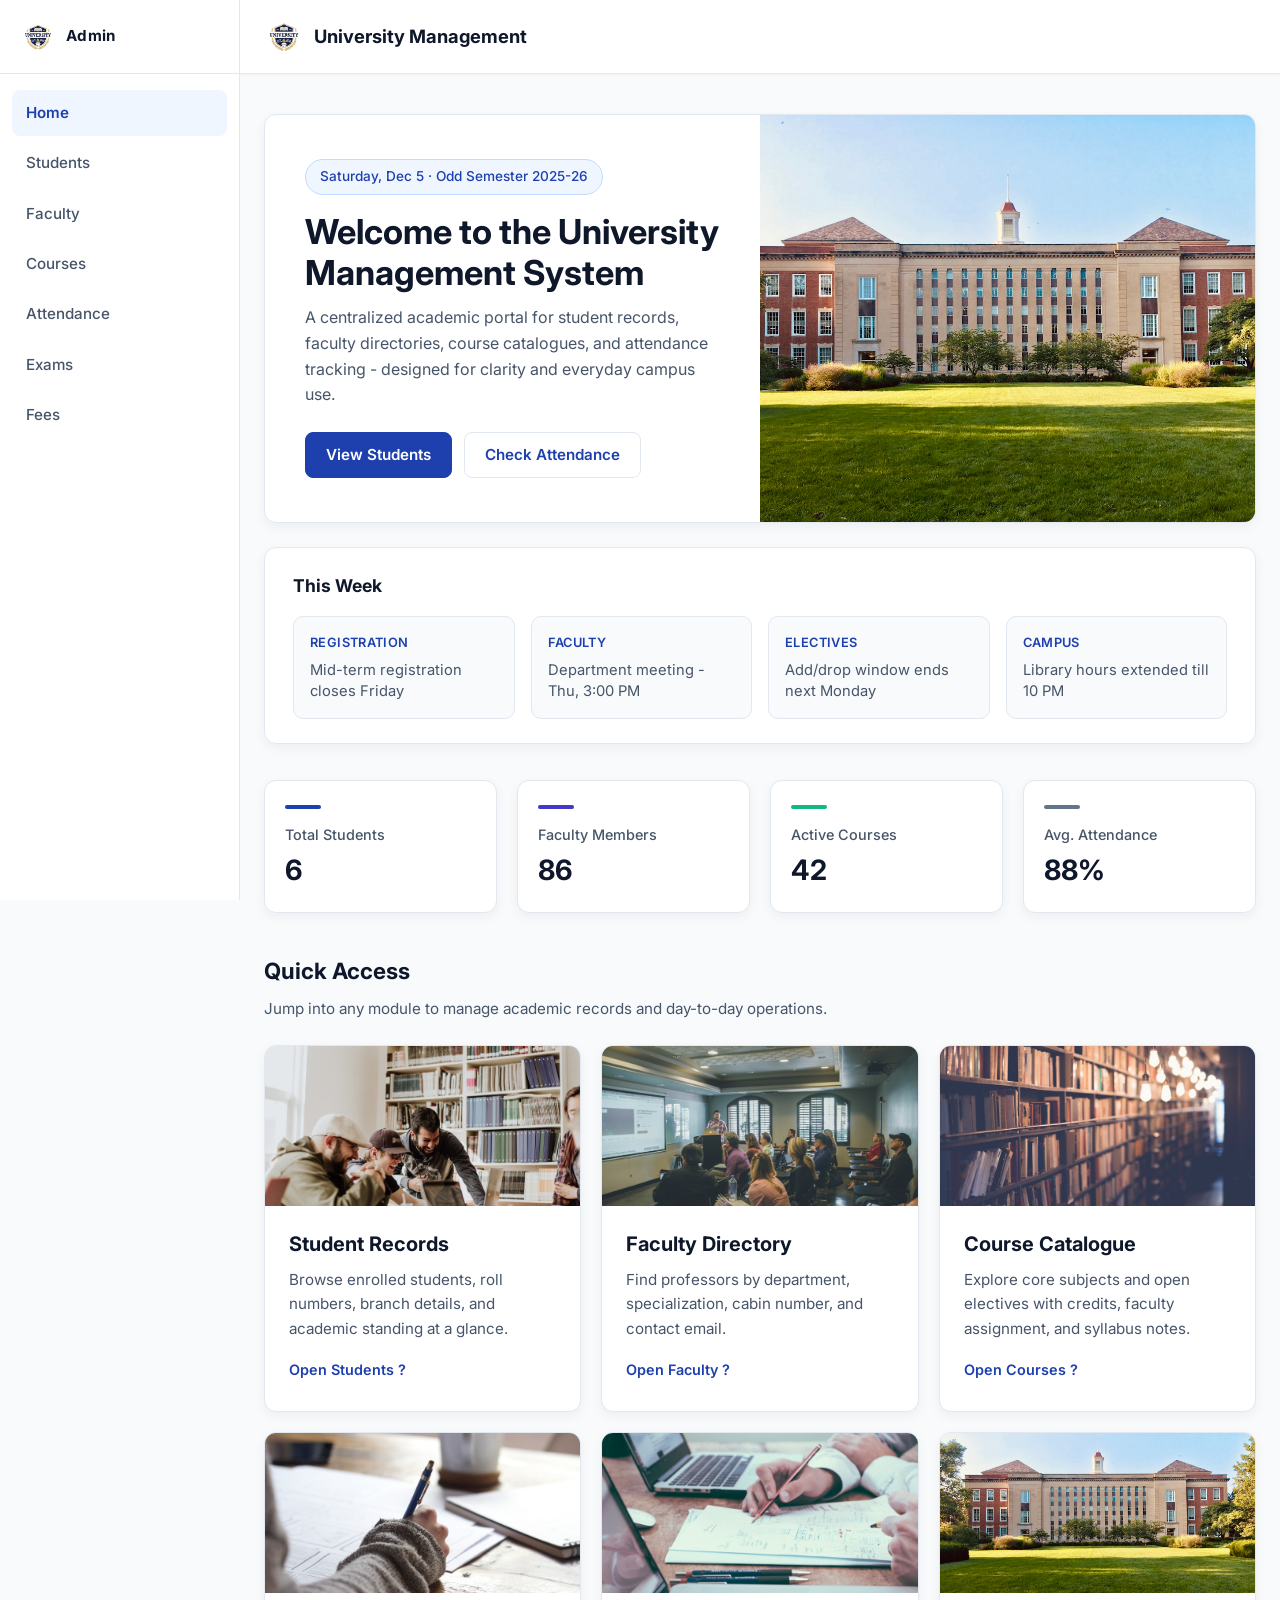
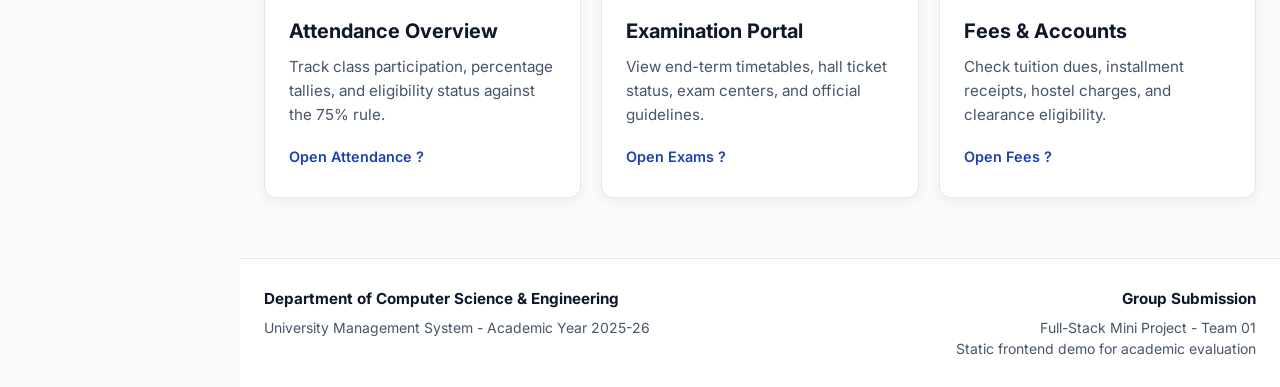
<file: index.html>
<!DOCTYPE html>
<html lang="en">
<head>
  <meta charset="UTF-8">
  <meta name="viewport" content="width=device-width, initial-scale=1.0">
  <title>Home | University Management System</title>
  <link rel="stylesheet" href="css/style.css">
</head>
<body>

  <input type="checkbox" id="sidebar-toggle" class="sidebar-toggle" aria-hidden="true">
  <label for="sidebar-toggle" class="sidebar-backdrop" aria-label="Close menu"></label>

  <div class="app-layout">
    <aside class="sidebar" aria-label="Sidebar navigation">
      <div class="sidebar-brand">
        <img src="images/logo.png" alt="">
        <span>Admin</span>
      </div>
      <nav class="sidebar-nav">
        <a href="index.html" class="active">Home</a>
        <a href="students.html">Students</a>
        <a href="faculty.html">Faculty</a>
        <a href="courses.html">Courses</a>
        <a href="attendance.html">Attendance</a>
        <a href="exams.html">Exams</a>
        <a href="fees.html">Fees</a>
      </nav>
    </aside>

    <div class="app-main">
      <header class="topbar">
        <label for="sidebar-toggle" class="menu-toggle" aria-label="Open menu">&#9776;</label>
        <a href="index.html" class="brand">
          <img src="images/logo.png" alt="University logo" class="brand-mark">
          <span>University Management</span>
        </a>
      </header>


  <main class="page-content">
    <div class="container">

      <section class="hero">
        <div class="hero-copy">
          <span class="hero-notice" id="heroNotice">Odd Semester 2025-26 · Week 6 in progress</span>
          <h1>Welcome to the University Management System</h1>
          <p>
            A centralized academic portal for student records, faculty directories,
            course catalogues, and attendance tracking - designed for clarity and
            everyday campus use.
          </p>
          <div class="hero-actions">
            <a href="students.html" class="btn btn-primary">View Students</a>
            <a href="attendance.html" class="btn btn-secondary">Check Attendance</a>
          </div>
        </div>
        <div class="hero-media">
          <img src="images/campus-hero.jpg" alt="University campus buildings on a sunny day">
        </div>
      </section>

      <section class="week-strip" aria-label="This week highlights">
        <h3>This Week</h3>
        <div class="week-grid">
          <article class="week-item">
            <p class="week-label">Registration</p>
            <p class="week-text">Mid-term registration closes Friday</p>
          </article>
          <article class="week-item">
            <p class="week-label">Faculty</p>
            <p class="week-text">Department meeting - Thu, 3:00 PM</p>
          </article>
          <article class="week-item">
            <p class="week-label">Electives</p>
            <p class="week-text">Add/drop window ends next Monday</p>
          </article>
          <article class="week-item">
            <p class="week-label">Campus</p>
            <p class="week-text">Library hours extended till 10 PM</p>
          </article>
        </div>
      </section>

      <section class="metrics" aria-label="Key statistics">
        <article class="metric-card">
          <span class="accent"></span>
          <p class="label">Total Students</p>
          <p class="value" id="totalStudentsCount">6</p>
        </article>
        <article class="metric-card">
          <span class="accent indigo"></span>
          <p class="label">Faculty Members</p>
          <p class="value">86</p>
        </article>
        <article class="metric-card">
          <span class="accent mint"></span>
          <p class="label">Active Courses</p>
          <p class="value">42</p>
        </article>
        <article class="metric-card">
          <span class="accent slate"></span>
          <p class="label">Avg. Attendance</p>
          <p class="value">88%</p>
        </article>
      </section>

      <section>
        <h2 class="section-title">Quick Access</h2>
        <p class="section-desc">Jump into any module to manage academic records and day-to-day operations.</p>

        <div class="feature-grid">
          <a href="students.html" class="feature-card">
            <div class="feature-image">
              <img src="images/feature-students.jpg" alt="Students collaborating on campus">
            </div>
            <div class="feature-body">
              <h3>Student Records</h3>
              <p>Browse enrolled students, roll numbers, branch details, and academic standing at a glance.</p>
              <span class="link">Open Students ?</span>
            </div>
          </a>
          <a href="faculty.html" class="feature-card">
            <div class="feature-image">
              <img src="images/feature-faculty.jpg" alt="Faculty teaching in a lecture hall">
            </div>
            <div class="feature-body">
              <h3>Faculty Directory</h3>
              <p>Find professors by department, specialization, cabin number, and contact email.</p>
              <span class="link">Open Faculty ?</span>
            </div>
          </a>
          <a href="courses.html" class="feature-card">
            <div class="feature-image">
              <img src="images/feature-courses.jpg" alt="Open books and study materials">
            </div>
            <div class="feature-body">
              <h3>Course Catalogue</h3>
              <p>Explore core subjects and open electives with credits, faculty assignment, and syllabus notes.</p>
              <span class="link">Open Courses ?</span>
            </div>
          </a>
          <a href="attendance.html" class="feature-card">
            <div class="feature-image">
              <img src="images/feature-attendance.jpg" alt="Student taking notes during a lecture">
            </div>
            <div class="feature-body">
              <h3>Attendance Overview</h3>
              <p>Track class participation, percentage tallies, and eligibility status against the 75% rule.</p>
              <span class="link">Open Attendance ?</span>
            </div>
          </a>
          <a href="exams.html" class="feature-card">
            <div class="feature-image">
              <img src="images/attendance-banner.jpg" alt="Student preparing for end-term examinations">
            </div>
            <div class="feature-body">
              <h3>Examination Portal</h3>
              <p>View end-term timetables, hall ticket status, exam centers, and official guidelines.</p>
              <span class="link">Open Exams ?</span>
            </div>
          </a>
          <a href="fees.html" class="feature-card">
            <div class="feature-image">
              <img src="images/campus-hero.jpg" alt="Campus accounts and fee services building">
            </div>
            <div class="feature-body">
              <h3>Fees &amp; Accounts</h3>
              <p>Check tuition dues, installment receipts, hostel charges, and clearance eligibility.</p>
              <span class="link">Open Fees ?</span>
            </div>
          </a>
        </div>
      </section>

    </div>
  </main>

  <footer class="footer">
    <div class="container">
      <div>
        <h4>Department of Computer Science &amp; Engineering</h4>
        <p>University Management System - Academic Year 2025-26</p>
      </div>
      <div class="footer-meta">
        <h4>Group Submission</h4>
        <p>Full-Stack Mini Project - Team 01</p>
        <p>Static frontend demo for academic evaluation</p>
      </div>
    </div>
  </footer>

    </div>
  </div>

  <script src="js/dashboard.js"></script>
</body>
</html>
</file>
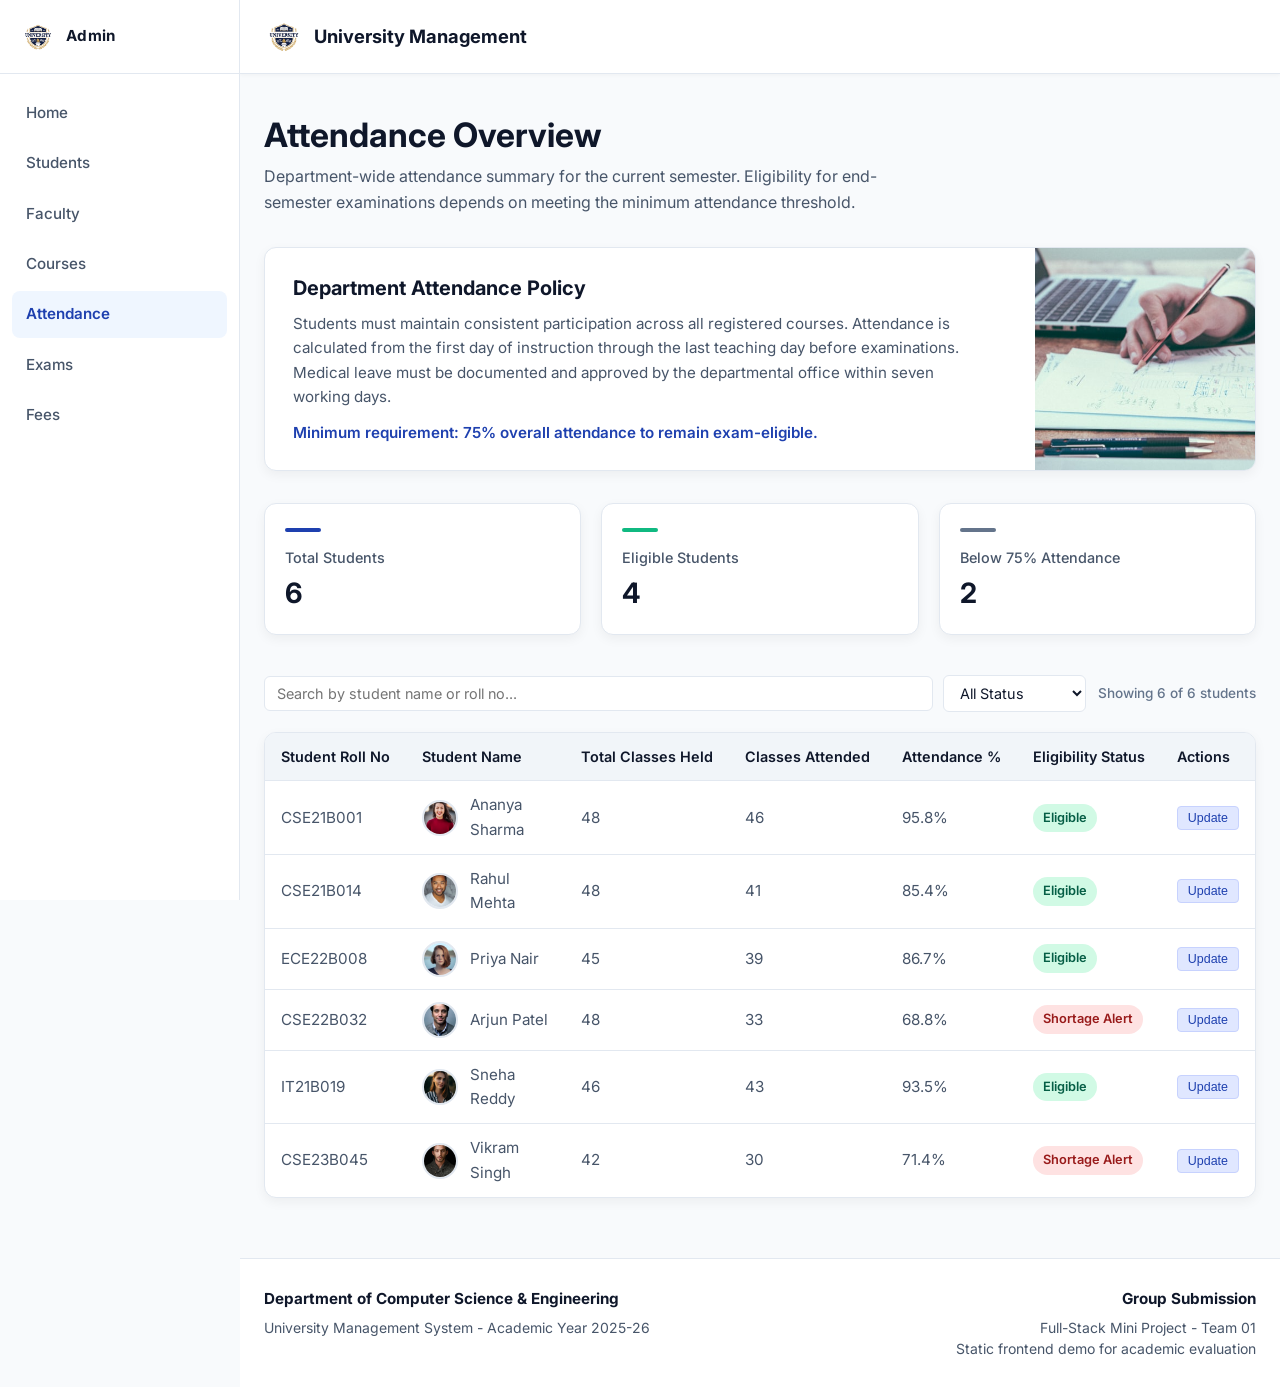
<file: attendance.html>
<!DOCTYPE html>
<html lang="en">
<head>
  <meta charset="UTF-8">
  <meta name="viewport" content="width=device-width, initial-scale=1.0">
  <title>Attendance | University Management System</title>
  <link rel="stylesheet" href="css/style.css">
</head>
<body>

  <input type="checkbox" id="sidebar-toggle" class="sidebar-toggle" aria-hidden="true">
  <label for="sidebar-toggle" class="sidebar-backdrop" aria-label="Close menu"></label>

  <div class="app-layout">
    <aside class="sidebar" aria-label="Sidebar navigation">
      <div class="sidebar-brand">
        <img src="images/logo.png" alt="">
        <span>Admin</span>
      </div>
      <nav class="sidebar-nav">
        <a href="index.html">Home</a>
        <a href="students.html">Students</a>
        <a href="faculty.html">Faculty</a>
        <a href="courses.html">Courses</a>
        <a href="attendance.html" class="active">Attendance</a>
        <a href="exams.html">Exams</a>
        <a href="fees.html">Fees</a>
      </nav>
    </aside>

    <div class="app-main">
      <header class="topbar">
        <label for="sidebar-toggle" class="menu-toggle" aria-label="Open menu">&#9776;</label>
        <a href="index.html" class="brand">
          <img src="images/logo.png" alt="University logo" class="brand-mark">
          <span>University Management</span>
        </a>
      </header>


  <main class="page-content">
    <div class="container">

      <header class="page-header">
        <h1>Attendance Overview</h1>
        <p class="subtitle">
          Department-wide attendance summary for the current semester. Eligibility for
          end-semester examinations depends on meeting the minimum attendance threshold.
        </p>
      </header>

      <section class="highlight-box with-image" aria-label="Attendance criteria">
        <div class="highlight-content">
          <h2>Department Attendance Policy</h2>
          <p>
            Students must maintain consistent participation across all registered courses.
            Attendance is calculated from the first day of instruction through the last
            teaching day before examinations. Medical leave must be documented and
            approved by the departmental office within seven working days.
          </p>
          <p class="rule">Minimum requirement: 75% overall attendance to remain exam-eligible.</p>
        </div>
        <div class="highlight-image">
          <img src="images/attendance-banner.jpg" alt="Student reviewing notes and academic records">
        </div>
      </section>

      <section class="metrics metrics-3" aria-label="Attendance statistics">
        <article class="metric-card">
          <span class="accent"></span>
          <p class="label">Total Students</p>
          <p class="value" id="totalStudentsStat">6</p>
        </article>
        <article class="metric-card">
          <span class="accent mint"></span>
          <p class="label">Eligible Students</p>
          <p class="value" id="eligibleStudentsStat">4</p>
        </article>
        <article class="metric-card">
          <span class="accent slate"></span>
          <p class="label">Below 75% Attendance</p>
          <p class="value" id="shortageStudentsStat">2</p>
        </article>
      </section>

      <div class="filter-bar">
        <div class="filter-group">
          <input type="text" id="attendanceSearch" placeholder="Search by student name or roll no...">
          <select id="attendanceStatusFilter">
            <option value="">All Status</option>
            <option value="eligible">Eligible</option>
            <option value="shortage">Shortage Alert</option>
          </select>
        </div>
        <div class="filter-actions">
          <span id="attendanceCountLabel" class="student-count-label">Showing 6 of 6 students</span>
        </div>
      </div>

      <div class="table-wrap">
        <table>
          <thead>
            <tr>
              <th scope="col">Student Roll No</th>
              <th scope="col">Student Name</th>
              <th scope="col">Total Classes Held</th>
              <th scope="col">Classes Attended</th>
              <th scope="col">Attendance %</th>
              <th scope="col">Eligibility Status</th>
              <th scope="col">Actions</th>
            </tr>
          </thead>
          <tbody>
            <tr>
              <td>CSE21B001</td>
              <td>
                <div class="person-cell">
                  <img class="person-thumb" src="images/student-1.jpg" alt="">
                  <span>Ananya Sharma</span>
                </div>
              </td>
              <td>48</td>
              <td>46</td>
              <td>95.8%</td>
              <td><span class="badge badge-green">Eligible</span></td>
              <td>
                <div class="action-buttons">
                  <button type="button" class="btn-edit" data-roll="CSE21B001" title="Update attendance">Update</button>
                </div>
              </td>
            </tr>
            <tr>
              <td>CSE21B014</td>
              <td>
                <div class="person-cell">
                  <img class="person-thumb" src="images/student-2.jpg" alt="">
                  <span>Rahul Mehta</span>
                </div>
              </td>
              <td>48</td>
              <td>41</td>
              <td>85.4%</td>
              <td><span class="badge badge-green">Eligible</span></td>
              <td>
                <div class="action-buttons">
                  <button type="button" class="btn-edit" data-roll="CSE21B014" title="Update attendance">Update</button>
                </div>
              </td>
            </tr>
            <tr>
              <td>ECE22B008</td>
              <td>
                <div class="person-cell">
                  <img class="person-thumb" src="images/student-3.jpg" alt="">
                  <span>Priya Nair</span>
                </div>
              </td>
              <td>45</td>
              <td>39</td>
              <td>86.7%</td>
              <td><span class="badge badge-green">Eligible</span></td>
              <td>
                <div class="action-buttons">
                  <button type="button" class="btn-edit" data-roll="ECE22B008" title="Update attendance">Update</button>
                </div>
              </td>
            </tr>
            <tr>
              <td>CSE22B032</td>
              <td>
                <div class="person-cell">
                  <img class="person-thumb" src="images/student-4.jpg" alt="">
                  <span>Arjun Patel</span>
                </div>
              </td>
              <td>48</td>
              <td>33</td>
              <td>68.8%</td>
              <td><span class="badge badge-red">Shortage Alert</span></td>
              <td>
                <div class="action-buttons">
                  <button type="button" class="btn-edit" data-roll="CSE22B032" title="Update attendance">Update</button>
                </div>
              </td>
            </tr>
            <tr>
              <td>IT21B019</td>
              <td>
                <div class="person-cell">
                  <img class="person-thumb" src="images/student-5.jpg" alt="">
                  <span>Sneha Reddy</span>
                </div>
              </td>
              <td>46</td>
              <td>43</td>
              <td>93.5%</td>
              <td><span class="badge badge-green">Eligible</span></td>
              <td>
                <div class="action-buttons">
                  <button type="button" class="btn-edit" data-roll="IT21B019" title="Update attendance">Update</button>
                </div>
              </td>
            </tr>
            <tr>
              <td>CSE23B045</td>
              <td>
                <div class="person-cell">
                  <img class="person-thumb" src="images/student-6.jpg" alt="">
                  <span>Vikram Singh</span>
                </div>
              </td>
              <td>42</td>
              <td>30</td>
              <td>71.4%</td>
              <td><span class="badge badge-red">Shortage Alert</span></td>
              <td>
                <div class="action-buttons">
                  <button type="button" class="btn-edit" data-roll="CSE23B045" title="Update attendance">Update</button>
                </div>
              </td>
            </tr>
          </tbody>
        </table>
      </div>

    </div>
  </main>

  <footer class="footer">
    <div class="container">
      <div>
        <h4>Department of Computer Science &amp; Engineering</h4>
        <p>University Management System - Academic Year 2025-26</p>
      </div>
      <div class="footer-meta">
        <h4>Group Submission</h4>
        <p>Full-Stack Mini Project - Team 01</p>
        <p>Static frontend demo for academic evaluation</p>
      </div>
    </div>
  </footer>

    </div>
  </div>

  <div id="attendanceModal" class="modal-overlay" aria-hidden="true">
    <div class="modal-card">
      <div class="modal-header">
        <h3>Update Attendance</h3>
        <button type="button" class="modal-close-btn" id="closeAttendanceModalBtn" aria-label="Close modal">&times;</button>
      </div>
      <form id="attendanceForm">
        <div class="modal-body">
          <div class="form-group">
            <label for="attendanceRoll">Roll Number</label>
            <input type="text" id="attendanceRoll" readonly>
          </div>
          <div class="form-group">
            <label for="attendanceName">Student Name</label>
            <input type="text" id="attendanceName" readonly>
          </div>
          <div class="form-group">
            <label for="classesHeld">Total Classes Held</label>
            <input type="number" id="classesHeld" min="1" step="1" required placeholder="e.g. 48">
          </div>
          <div class="form-group">
            <label for="classesAttended">Classes Attended</label>
            <input type="number" id="classesAttended" min="0" step="1" required placeholder="e.g. 40">
          </div>
        </div>
        <div class="modal-footer">
          <button type="button" class="btn btn-secondary" id="cancelAttendanceModalBtn">Cancel / Close</button>
          <button type="submit" class="btn btn-primary" id="saveAttendanceBtn">Save Changes</button>
        </div>
      </form>
    </div>
  </div>
  <script src="js/attendance.js"></script>
</body>
</html>
</file>
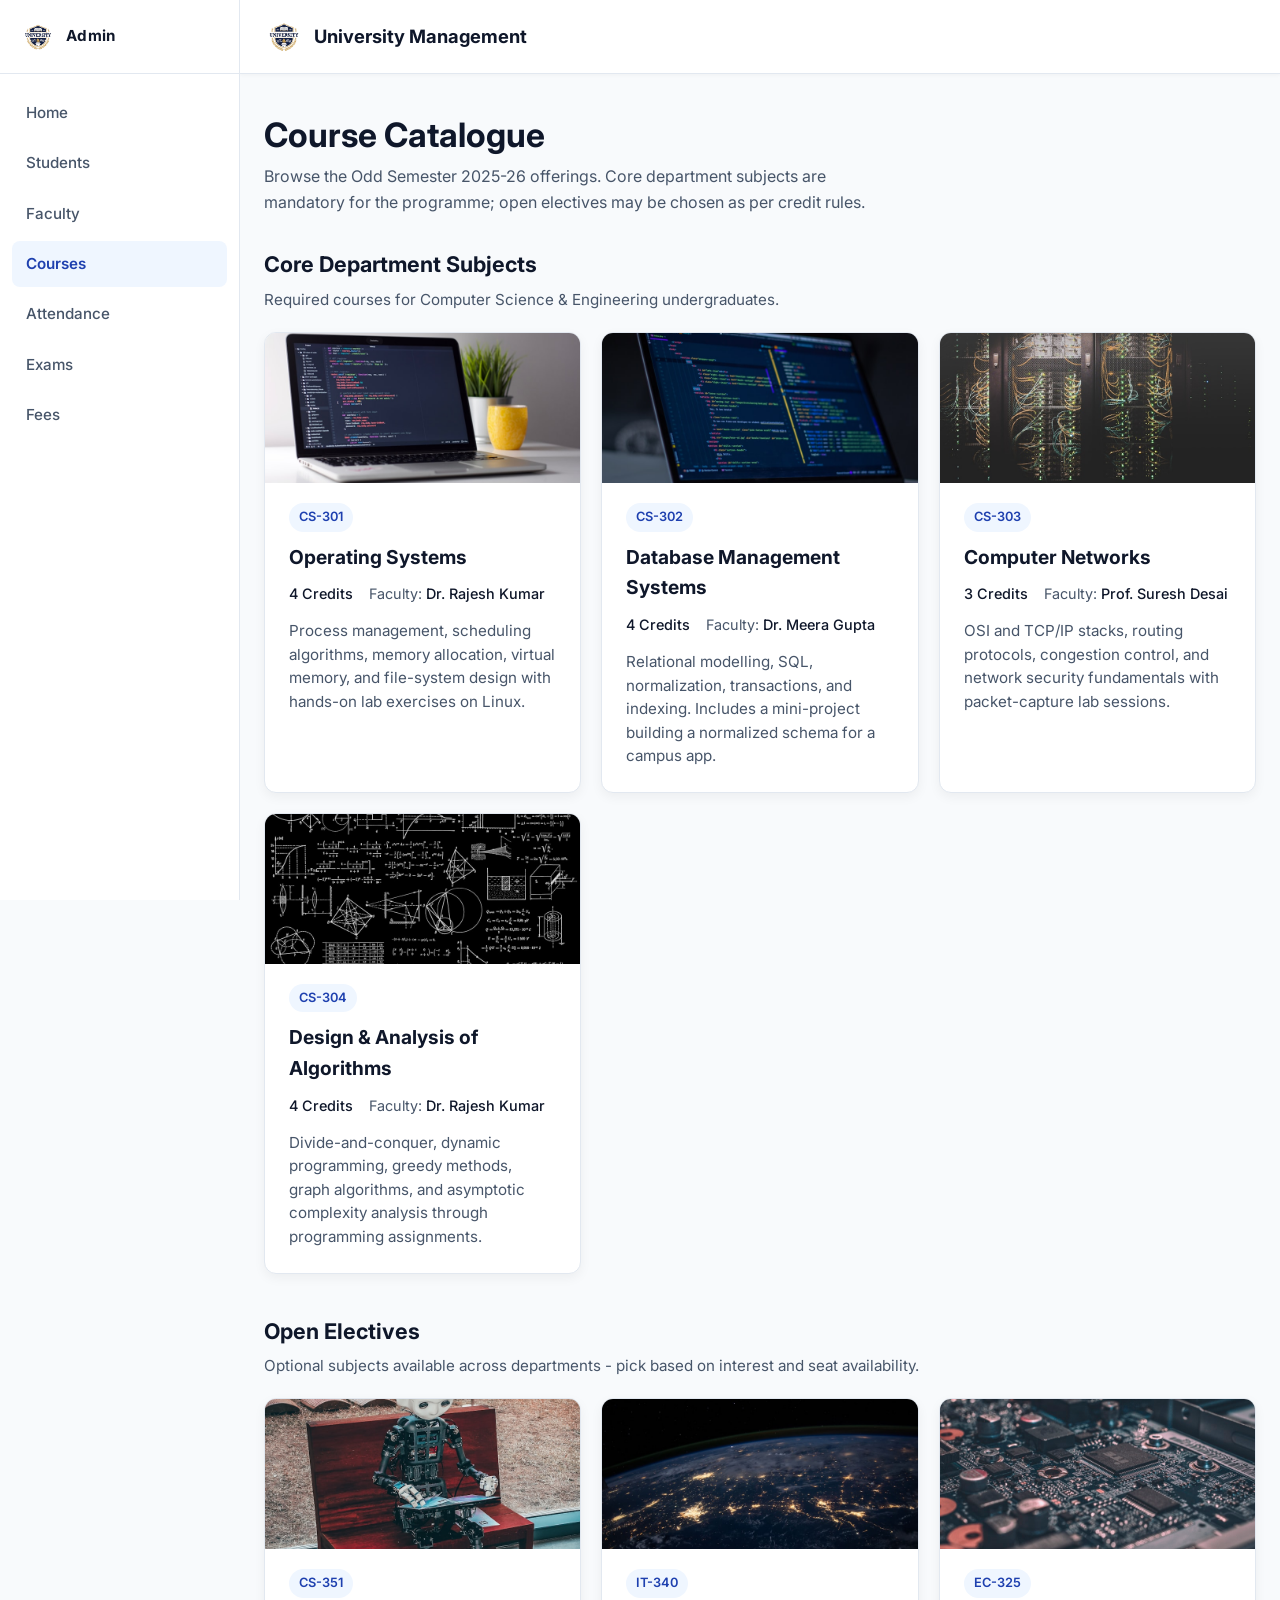
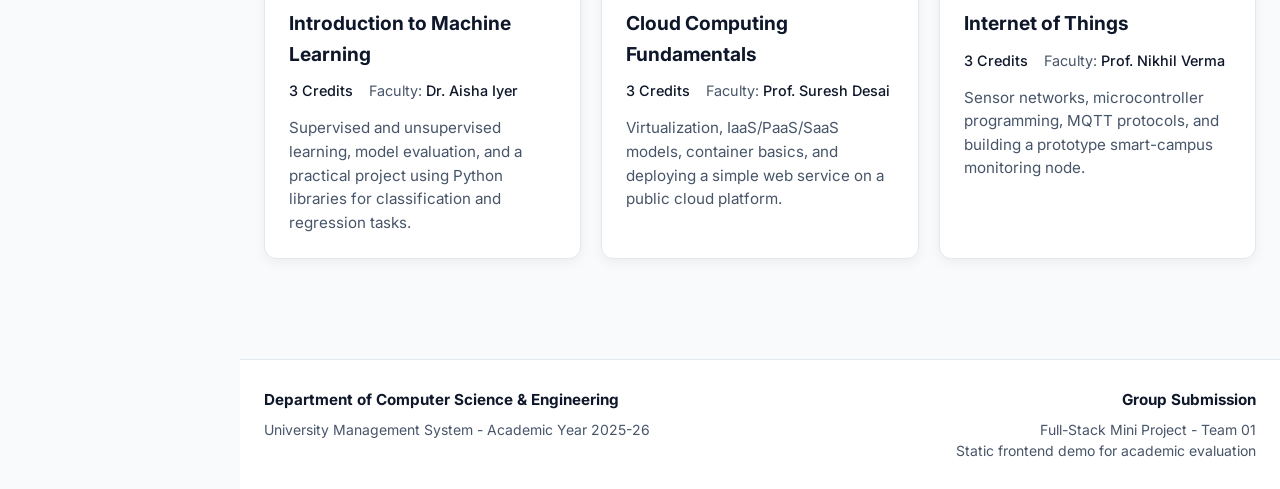
<file: courses.html>
<!DOCTYPE html>
<html lang="en">
<head>
  <meta charset="UTF-8">
  <meta name="viewport" content="width=device-width, initial-scale=1.0">
  <title>Courses | University Management System</title>
  <link rel="stylesheet" href="css/style.css">
</head>
<body>

  <input type="checkbox" id="sidebar-toggle" class="sidebar-toggle" aria-hidden="true">
  <label for="sidebar-toggle" class="sidebar-backdrop" aria-label="Close menu"></label>

  <div class="app-layout">
    <aside class="sidebar" aria-label="Sidebar navigation">
      <div class="sidebar-brand">
        <img src="images/logo.png" alt="">
        <span>Admin</span>
      </div>
      <nav class="sidebar-nav">
        <a href="index.html">Home</a>
        <a href="students.html">Students</a>
        <a href="faculty.html">Faculty</a>
        <a href="courses.html" class="active">Courses</a>
        <a href="attendance.html">Attendance</a>
        <a href="exams.html">Exams</a>
        <a href="fees.html">Fees</a>
      </nav>
    </aside>

    <div class="app-main">
      <header class="topbar">
        <label for="sidebar-toggle" class="menu-toggle" aria-label="Open menu">&#9776;</label>
        <a href="index.html" class="brand">
          <img src="images/logo.png" alt="University logo" class="brand-mark">
          <span>University Management</span>
        </a>
      </header>


  <main class="page-content">
    <div class="container">

      <header class="page-header">
        <h1>Course Catalogue</h1>
        <p class="subtitle">
          Browse the Odd Semester 2025-26 offerings. Core department subjects are
          mandatory for the programme; open electives may be chosen as per credit rules.
        </p>
      </header>

      <section class="course-section">
        <h2>Core Department Subjects</h2>
        <p class="section-desc">Required courses for Computer Science &amp; Engineering undergraduates.</p>

        <div class="course-grid">
          <article class="course-card">
            <div class="course-image">
              <img src="images/course-os.jpg" alt="Laptop with code editor open">
            </div>
            <div class="course-body">
              <span class="course-code">CS-301</span>
              <h3>Operating Systems</h3>
              <div class="course-meta">
                <p><span>4 Credits</span></p>
                <p>Faculty: <span>Dr. Rajesh Kumar</span></p>
              </div>
              <p class="syllabus">
                Process management, scheduling algorithms, memory allocation, virtual memory,
                and file-system design with hands-on lab exercises on Linux.
              </p>
            </div>
          </article>

          <article class="course-card">
            <div class="course-image">
              <img src="images/course-db.jpg" alt="Code on a computer screen">
            </div>
            <div class="course-body">
              <span class="course-code">CS-302</span>
              <h3>Database Management Systems</h3>
              <div class="course-meta">
                <p><span>4 Credits</span></p>
                <p>Faculty: <span>Dr. Meera Gupta</span></p>
              </div>
              <p class="syllabus">
                Relational modelling, SQL, normalization, transactions, and indexing.
                Includes a mini-project building a normalized schema for a campus app.
              </p>
            </div>
          </article>

          <article class="course-card">
            <div class="course-image">
              <img src="images/course-networks.jpg" alt="Network server room cables">
            </div>
            <div class="course-body">
              <span class="course-code">CS-303</span>
              <h3>Computer Networks</h3>
              <div class="course-meta">
                <p><span>3 Credits</span></p>
                <p>Faculty: <span>Prof. Suresh Desai</span></p>
              </div>
              <p class="syllabus">
                OSI and TCP/IP stacks, routing protocols, congestion control, and network
                security fundamentals with packet-capture lab sessions.
              </p>
            </div>
          </article>

          <article class="course-card">
            <div class="course-image">
              <img src="images/course-algo.jpg" alt="Abstract data and algorithm visualization">
            </div>
            <div class="course-body">
              <span class="course-code">CS-304</span>
              <h3>Design &amp; Analysis of Algorithms</h3>
              <div class="course-meta">
                <p><span>4 Credits</span></p>
                <p>Faculty: <span>Dr. Rajesh Kumar</span></p>
              </div>
              <p class="syllabus">
                Divide-and-conquer, dynamic programming, greedy methods, graph algorithms,
                and asymptotic complexity analysis through programming assignments.
              </p>
            </div>
          </article>
        </div>
      </section>

      <section class="course-section">
        <h2>Open Electives</h2>
        <p class="section-desc">Optional subjects available across departments - pick based on interest and seat availability.</p>

        <div class="course-grid">
          <article class="course-card">
            <div class="course-image">
              <img src="images/course-ml.jpg" alt="Artificial intelligence and machine learning concept">
            </div>
            <div class="course-body">
              <span class="course-code">CS-351</span>
              <h3>Introduction to Machine Learning</h3>
              <div class="course-meta">
                <p><span>3 Credits</span></p>
                <p>Faculty: <span>Dr. Aisha Iyer</span></p>
              </div>
              <p class="syllabus">
                Supervised and unsupervised learning, model evaluation, and a practical
                project using Python libraries for classification and regression tasks.
              </p>
            </div>
          </article>

          <article class="course-card">
            <div class="course-image">
              <img src="images/course-cloud.jpg" alt="Earth from space representing cloud computing">
            </div>
            <div class="course-body">
              <span class="course-code">IT-340</span>
              <h3>Cloud Computing Fundamentals</h3>
              <div class="course-meta">
                <p><span>3 Credits</span></p>
                <p>Faculty: <span>Prof. Suresh Desai</span></p>
              </div>
              <p class="syllabus">
                Virtualization, IaaS/PaaS/SaaS models, container basics, and deploying a
                simple web service on a public cloud platform.
              </p>
            </div>
          </article>

          <article class="course-card">
            <div class="course-image">
              <img src="images/course-iot.jpg" alt="Circuit board and electronics hardware">
            </div>
            <div class="course-body">
              <span class="course-code">EC-325</span>
              <h3>Internet of Things</h3>
              <div class="course-meta">
                <p><span>3 Credits</span></p>
                <p>Faculty: <span>Prof. Nikhil Verma</span></p>
              </div>
              <p class="syllabus">
                Sensor networks, microcontroller programming, MQTT protocols, and building
                a prototype smart-campus monitoring node.
              </p>
            </div>
          </article>
        </div>
      </section>

    </div>
  </main>

  <footer class="footer">
    <div class="container">
      <div>
        <h4>Department of Computer Science &amp; Engineering</h4>
        <p>University Management System - Academic Year 2025-26</p>
      </div>
      <div class="footer-meta">
        <h4>Group Submission</h4>
        <p>Full-Stack Mini Project - Team 01</p>
        <p>Static frontend demo for academic evaluation</p>
      </div>
    </div>
  </footer>

    </div>
  </div>

</body>
</html>
</file>
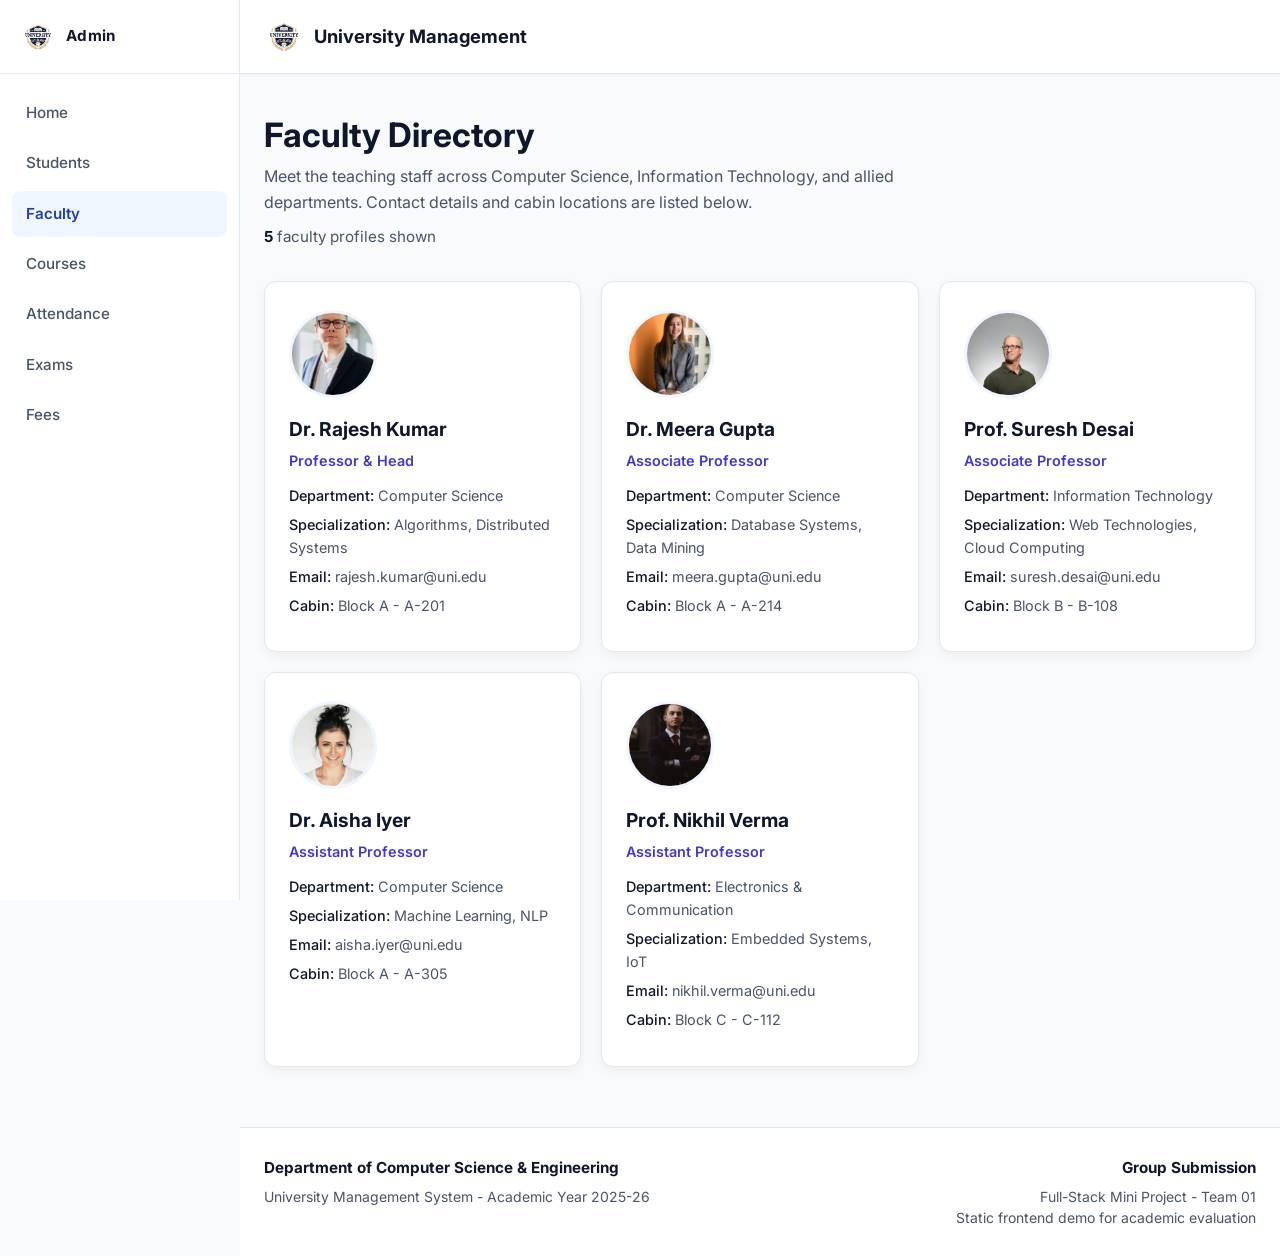
<file: faculty.html>
<!DOCTYPE html>
<html lang="en">
<head>
  <meta charset="UTF-8">
  <meta name="viewport" content="width=device-width, initial-scale=1.0">
  <title>Faculty | University Management System</title>
  <link rel="stylesheet" href="css/style.css">
</head>
<body>

  <input type="checkbox" id="sidebar-toggle" class="sidebar-toggle" aria-hidden="true">
  <label for="sidebar-toggle" class="sidebar-backdrop" aria-label="Close menu"></label>

  <div class="app-layout">
    <aside class="sidebar" aria-label="Sidebar navigation">
      <div class="sidebar-brand">
        <img src="images/logo.png" alt="">
        <span>Admin</span>
      </div>
      <nav class="sidebar-nav">
        <a href="index.html">Home</a>
        <a href="students.html">Students</a>
        <a href="faculty.html" class="active">Faculty</a>
        <a href="courses.html">Courses</a>
        <a href="attendance.html">Attendance</a>
        <a href="exams.html">Exams</a>
        <a href="fees.html">Fees</a>
      </nav>
    </aside>

    <div class="app-main">
      <header class="topbar">
        <label for="sidebar-toggle" class="menu-toggle" aria-label="Open menu">&#9776;</label>
        <a href="index.html" class="brand">
          <img src="images/logo.png" alt="University logo" class="brand-mark">
          <span>University Management</span>
        </a>
      </header>


  <main class="page-content">
    <div class="container">

      <header class="page-header">
        <h1>Faculty Directory</h1>
        <p class="subtitle">
          Meet the teaching staff across Computer Science, Information Technology,
          and allied departments. Contact details and cabin locations are listed below.
        </p>
        <p class="meta"><strong>5</strong> faculty profiles shown</p>
      </header>

      <div class="card-grid">

        <article class="profile-card">
          <div class="profile-avatar">
            <img src="images/faculty-1.jpg" alt="Portrait of Dr. Rajesh Kumar">
          </div>
          <h3>Dr. Rajesh Kumar</h3>
          <p class="designation">Professor &amp; Head</p>
          <p class="detail"><strong>Department:</strong> Computer Science</p>
          <p class="detail"><strong>Specialization:</strong> Algorithms, Distributed Systems</p>
          <p class="detail"><strong>Email:</strong> rajesh.kumar@uni.edu</p>
          <p class="detail"><strong>Cabin:</strong> Block A - A-201</p>
        </article>

        <article class="profile-card">
          <div class="profile-avatar">
            <img src="images/faculty-2.jpg" alt="Portrait of Dr. Meera Gupta">
          </div>
          <h3>Dr. Meera Gupta</h3>
          <p class="designation">Associate Professor</p>
          <p class="detail"><strong>Department:</strong> Computer Science</p>
          <p class="detail"><strong>Specialization:</strong> Database Systems, Data Mining</p>
          <p class="detail"><strong>Email:</strong> meera.gupta@uni.edu</p>
          <p class="detail"><strong>Cabin:</strong> Block A - A-214</p>
        </article>

        <article class="profile-card">
          <div class="profile-avatar">
            <img src="images/faculty-3.jpg" alt="Portrait of Prof. Suresh Desai">
          </div>
          <h3>Prof. Suresh Desai</h3>
          <p class="designation">Associate Professor</p>
          <p class="detail"><strong>Department:</strong> Information Technology</p>
          <p class="detail"><strong>Specialization:</strong> Web Technologies, Cloud Computing</p>
          <p class="detail"><strong>Email:</strong> suresh.desai@uni.edu</p>
          <p class="detail"><strong>Cabin:</strong> Block B - B-108</p>
        </article>

        <article class="profile-card">
          <div class="profile-avatar">
            <img src="images/faculty-4.jpg" alt="Portrait of Dr. Aisha Iyer">
          </div>
          <h3>Dr. Aisha Iyer</h3>
          <p class="designation">Assistant Professor</p>
          <p class="detail"><strong>Department:</strong> Computer Science</p>
          <p class="detail"><strong>Specialization:</strong> Machine Learning, NLP</p>
          <p class="detail"><strong>Email:</strong> aisha.iyer@uni.edu</p>
          <p class="detail"><strong>Cabin:</strong> Block A - A-305</p>
        </article>

        <article class="profile-card">
          <div class="profile-avatar">
            <img src="images/faculty-5.jpg" alt="Portrait of Prof. Nikhil Verma">
          </div>
          <h3>Prof. Nikhil Verma</h3>
          <p class="designation">Assistant Professor</p>
          <p class="detail"><strong>Department:</strong> Electronics &amp; Communication</p>
          <p class="detail"><strong>Specialization:</strong> Embedded Systems, IoT</p>
          <p class="detail"><strong>Email:</strong> nikhil.verma@uni.edu</p>
          <p class="detail"><strong>Cabin:</strong> Block C - C-112</p>
        </article>

      </div>

    </div>
  </main>

  <footer class="footer">
    <div class="container">
      <div>
        <h4>Department of Computer Science &amp; Engineering</h4>
        <p>University Management System - Academic Year 2025-26</p>
      </div>
      <div class="footer-meta">
        <h4>Group Submission</h4>
        <p>Full-Stack Mini Project - Team 01</p>
        <p>Static frontend demo for academic evaluation</p>
      </div>
    </div>
  </footer>

    </div>
  </div>

</body>
</html>
</file>
<file: css/style.css>
@import url('https://fonts.googleapis.com/css2?family=Inter:wght@400;500;600;700&display=swap');

* {
  margin: 0;
  padding: 0;
  box-sizing: border-box;
}

body {
  font-family: 'Inter', system-ui, -apple-system, sans-serif;
  background-color: #f8fafc;
  color: #475569;
  font-size: 1rem;
  line-height: 1.6;
  min-height: 100vh;
}

a {
  text-decoration: none;
  color: inherit;
}

ul {
  list-style: none;
}

img {
  max-width: 100%;
  display: block;
}

.container {
  width: 100%;
  max-width: 1120px;
  margin: 0 auto;
  padding: 0 24px;
}

.sidebar-toggle {
  position: absolute;
  opacity: 0;
  pointer-events: none;
}

.app-layout {
  display: flex;
  min-height: 100vh;
}

.sidebar {
  width: 240px;
  flex-shrink: 0;
  background-color: #ffffff;
  color: #475569;
  border-right: 1px solid #e2e8f0;
  display: flex;
  flex-direction: column;
  position: sticky;
  top: 0;
  height: 100vh;
  z-index: 200;
}

.sidebar-brand {
  display: flex;
  align-items: center;
  gap: 10px;
  height: 74px;
  padding: 0 20px;
  border-bottom: 1px solid #e2e8f0;
  box-sizing: border-box;
}

.sidebar-brand img {
  width: 36px;
  height: 36px;
  border-radius: 50%;
  object-fit: contain;
  background-color: #ffffff;
}

.sidebar-brand span {
  font-size: 0.95rem;
  font-weight: 700;
  color: #0f172a;
  letter-spacing: 0.02em;
}

.sidebar-nav {
  display: flex;
  flex-direction: column;
  gap: 4px;
  padding: 16px 12px;
  overflow-y: auto;
}

.sidebar-nav a {
  display: block;
  padding: 11px 14px;
  border-radius: 8px;
  font-size: 0.95rem;
  font-weight: 500;
  color: #475569;
  transition: background-color 0.2s ease, color 0.2s ease;
}

.sidebar-nav a:hover {
  background-color: #f1f5f9;
  color: #1e40af;
}

.sidebar-nav a.active {
  background-color: #eff6ff;
  color: #1e40af;
  font-weight: 600;
}

.app-main {
  flex: 1;
  min-width: 0;
  display: flex;
  flex-direction: column;
  min-height: 100vh;
}

.topbar {
  background-color: #ffffff;
  border-bottom: 1px solid #e2e8f0;
  box-shadow: 0 1px 4px rgba(0, 0, 0, 0.04);
  position: sticky;
  top: 0;
  z-index: 100;
  height: 74px;
  min-height: 74px;
  display: flex;
  align-items: center;
  padding: 0 24px;
  gap: 14px;
  box-sizing: border-box;
}

.menu-toggle {
  display: none;
  width: 40px;
  height: 40px;
  border-radius: 8px;
  border: 1px solid #e2e8f0;
  background-color: #ffffff;
  color: #1e40af;
  font-size: 1.25rem;
  line-height: 1;
  align-items: center;
  justify-content: center;
  cursor: pointer;
}

.menu-toggle:hover {
  background-color: #eff6ff;
}

.brand {
  display: flex;
  align-items: center;
  gap: 10px;
  font-weight: 700;
  font-size: 1.15rem;
  color: #0f172a;
}

.brand-mark {
  display: block;
  width: 40px;
  height: 40px;
  object-fit: contain;
  border-radius: 50%;
}

.page-content {
  flex: 1;
  padding: 40px 0 60px;
}

.sidebar-backdrop {
  display: none;
}

.page-header {
  margin-bottom: 32px;
}

.page-header h1 {
  font-size: 2.1rem;
  font-weight: 700;
  color: #0f172a;
  line-height: 1.25;
  margin-bottom: 8px;
}

.page-header .subtitle {
  font-size: 1rem;
  color: #475569;
  max-width: 640px;
}

.page-header .meta {
  margin-top: 10px;
  font-size: 0.95rem;
  color: #475569;
}

.page-header .meta strong {
  color: #0f172a;
}

.hero {
  background-color: #ffffff;
  border: 1px solid #e2e8f0;
  border-radius: 12px;
  box-shadow: 0 4px 12px rgba(0, 0, 0, 0.05);
  padding: 0;
  margin-bottom: 24px;
  display: grid;
  grid-template-columns: 1fr 1fr;
  gap: 0;
  align-items: stretch;
  overflow: hidden;
}

.hero-copy {
  padding: 44px 40px;
  display: flex;
  flex-direction: column;
  justify-content: center;
}

.hero h1 {
  font-size: 2.15rem;
  font-weight: 700;
  color: #0f172a;
  line-height: 1.2;
  margin-bottom: 12px;
}

.hero-copy > p {
  font-size: 1rem;
  color: #475569;
  margin-bottom: 24px;
  max-width: 480px;
}

.hero-notice {
  display: inline-block;
  background-color: #eff6ff;
  color: #1e40af;
  border: 1px solid #bfdbfe;
  border-radius: 20px;
  padding: 6px 14px;
  font-size: 0.85rem;
  font-weight: 500;
  margin-bottom: 16px;
  width: fit-content;
}

.hero-actions {
  display: flex;
  flex-wrap: wrap;
  gap: 12px;
}

.hero-media {
  min-height: 340px;
  height: 100%;
  overflow: hidden;
  background-color: #e2e8f0;
}

.hero-media img {
  width: 100%;
  height: 100%;
  min-height: 340px;
  object-fit: cover;
  display: block;
}

.week-strip {
  background-color: #ffffff;
  border: 1px solid #e2e8f0;
  border-radius: 12px;
  box-shadow: 0 4px 12px rgba(0, 0, 0, 0.05);
  padding: 24px 28px;
  margin-bottom: 36px;
}

.week-strip h3 {
  font-size: 1.1rem;
  color: #0f172a;
  margin-bottom: 16px;
}

.week-grid {
  display: grid;
  grid-template-columns: repeat(4, 1fr);
  gap: 16px;
}

.week-item {
  background-color: #f8fafc;
  border: 1px solid #e2e8f0;
  border-radius: 10px;
  padding: 16px;
}

.week-label {
  font-size: 0.8rem;
  font-weight: 600;
  color: #1e40af;
  margin-bottom: 6px;
  text-transform: uppercase;
  letter-spacing: 0.03em;
}

.week-text {
  font-size: 0.92rem;
  color: #475569;
  line-height: 1.45;
}

.page-banner {
  width: 100%;
  height: 200px;
  border-radius: 12px;
  overflow: hidden;
  border: 1px solid #e2e8f0;
  box-shadow: 0 4px 12px rgba(0, 0, 0, 0.05);
  margin-bottom: 28px;
}

.page-banner img {
  width: 100%;
  height: 100%;
  object-fit: cover;
}

.btn {
  display: inline-block;
  padding: 10px 20px;
  border-radius: 8px;
  font-size: 0.95rem;
  font-weight: 600;
  border: 1px solid transparent;
  cursor: pointer;
  transition: background-color 0.2s ease, border-color 0.2s ease, color 0.2s ease;
}

.btn-primary {
  background-color: #1e40af;
  color: #ffffff;
  border-color: #1e40af;
}

.btn-primary:hover {
  background-color: #1e3a8a;
  border-color: #1e3a8a;
}

.btn-secondary {
  background-color: #ffffff;
  color: #1e40af;
  border-color: #e2e8f0;
}

.btn-secondary:hover {
  background-color: #f8fafc;
  border-color: #4338ca;
  color: #4338ca;
}

.metrics {
  display: grid;
  grid-template-columns: repeat(4, 1fr);
  gap: 20px;
  margin-bottom: 40px;
}

.metric-card {
  background-color: #ffffff;
  border: 1px solid #e2e8f0;
  border-radius: 12px;
  box-shadow: 0 4px 12px rgba(0, 0, 0, 0.05);
  padding: 24px 20px;
}

.metric-card .label {
  font-size: 0.9rem;
  color: #475569;
  margin-bottom: 8px;
  font-weight: 500;
}

.metric-card .value {
  font-size: 1.75rem;
  font-weight: 700;
  color: #0f172a;
  line-height: 1.2;
}

.metric-card .accent {
  display: block;
  width: 36px;
  height: 4px;
  border-radius: 4px;
  background-color: #1e40af;
  margin-bottom: 14px;
}

.metric-card .accent.indigo {
  background-color: #4338ca;
}

.metric-card .accent.mint {
  background-color: #10b981;
}

.metric-card .accent.slate {
  background-color: #64748b;
}

.section-title {
  font-size: 1.4rem;
  font-weight: 700;
  color: #0f172a;
  margin-bottom: 8px;
}

.section-desc {
  font-size: 0.95rem;
  color: #475569;
  margin-bottom: 24px;
}

.feature-grid {
  display: grid;
  grid-template-columns: repeat(3, 1fr);
  gap: 20px;
}

.feature-card {
  background-color: #ffffff;
  border: 1px solid #e2e8f0;
  border-radius: 12px;
  box-shadow: 0 4px 12px rgba(0, 0, 0, 0.05);
  overflow: hidden;
  transition: border-color 0.2s ease, box-shadow 0.2s ease;
}

.feature-card:hover {
  border-color: #bfdbfe;
  box-shadow: 0 6px 16px rgba(30, 64, 175, 0.08);
}

.feature-card .feature-image {
  width: 100%;
  height: 160px;
  overflow: hidden;
}

.feature-card .feature-image img {
  width: 100%;
  height: 100%;
  object-fit: cover;
}

.feature-card .feature-body {
  padding: 22px 24px 28px;
}

.feature-card h3 {
  font-size: 1.25rem;
  color: #0f172a;
  margin-bottom: 8px;
}

.feature-card p {
  font-size: 0.95rem;
  color: #475569;
  margin-bottom: 16px;
}

.feature-card .link {
  font-size: 0.9rem;
  font-weight: 600;
  color: #1e40af;
}

.feature-card:hover .link {
  color: #4338ca;
}

.card-grid {
  display: grid;
  grid-template-columns: repeat(auto-fit, minmax(260px, 1fr));
  gap: 20px;
}

.profile-card {
  background-color: #ffffff;
  border: 1px solid #e2e8f0;
  border-radius: 12px;
  box-shadow: 0 4px 12px rgba(0, 0, 0, 0.05);
  padding: 28px 24px;
}

.profile-avatar {
  width: 88px;
  height: 88px;
  border-radius: 50%;
  overflow: hidden;
  border: 3px solid #eff6ff;
  margin-bottom: 16px;
}

.profile-avatar img {
  width: 100%;
  height: 100%;
  object-fit: cover;
}

.profile-card h3 {
  font-size: 1.2rem;
  color: #0f172a;
  margin-bottom: 4px;
}

.profile-card .designation {
  font-size: 0.9rem;
  font-weight: 600;
  color: #4338ca;
  margin-bottom: 12px;
}

.profile-card .detail {
  font-size: 0.9rem;
  color: #475569;
  margin-bottom: 6px;
}

.profile-card .detail strong {
  color: #0f172a;
  font-weight: 500;
}

.course-section {
  margin-bottom: 40px;
}

.course-section h2 {
  font-size: 1.35rem;
  color: #0f172a;
  margin-bottom: 6px;
}

.course-section .section-desc {
  margin-bottom: 20px;
}

.course-grid {
  display: grid;
  grid-template-columns: repeat(auto-fit, minmax(300px, 1fr));
  gap: 20px;
}

.course-card {
  background-color: #ffffff;
  border: 1px solid #e2e8f0;
  border-radius: 12px;
  box-shadow: 0 4px 12px rgba(0, 0, 0, 0.05);
  overflow: hidden;
  display: flex;
  flex-direction: column;
}

.course-card .course-image {
  width: 100%;
  height: 150px;
  overflow: hidden;
}

.course-card .course-image img {
  width: 100%;
  height: 100%;
  object-fit: cover;
}

.course-card .course-body {
  padding: 20px 24px 24px;
  display: flex;
  flex-direction: column;
  gap: 10px;
}

.course-code {
  display: inline-block;
  background-color: #eff6ff;
  color: #1e40af;
  font-size: 0.8rem;
  font-weight: 600;
  padding: 4px 10px;
  border-radius: 20px;
  width: fit-content;
}

.person-cell {
  display: flex;
  align-items: center;
  gap: 12px;
}

.person-thumb {
  width: 36px;
  height: 36px;
  border-radius: 50%;
  object-fit: cover;
  border: 2px solid #e2e8f0;
  flex-shrink: 0;
}

.highlight-box.with-image {
  display: grid;
  grid-template-columns: 1fr 220px;
  gap: 24px;
  align-items: center;
  padding: 0;
  overflow: hidden;
}

.highlight-box.with-image .highlight-content {
  padding: 24px 28px;
}

.highlight-box.with-image .highlight-image {
  height: 100%;
  min-height: 180px;
}

.highlight-box.with-image .highlight-image img {
  width: 100%;
  height: 100%;
  object-fit: cover;
}

.course-card h3 {
  font-size: 1.2rem;
  color: #0f172a;
}

.course-meta {
  display: flex;
  flex-wrap: wrap;
  gap: 10px 16px;
  font-size: 0.9rem;
  color: #475569;
}

.course-meta span {
  font-weight: 500;
  color: #0f172a;
}

.course-card .syllabus {
  font-size: 0.95rem;
  color: #475569;
  line-height: 1.55;
  margin-top: 4px;
}

.highlight-box {
  background-color: #ffffff;
  border: 1px solid #e2e8f0;
  border-radius: 12px;
  box-shadow: 0 4px 12px rgba(0, 0, 0, 0.05);
  padding: 24px 28px;
  margin-bottom: 32px;
}

.highlight-box h2 {
  font-size: 1.25rem;
  color: #0f172a;
  margin-bottom: 8px;
}

.highlight-box p {
  font-size: 0.95rem;
  color: #475569;
  max-width: 720px;
}

.highlight-box .rule {
  margin-top: 12px;
  font-weight: 600;
  color: #1e40af;
  font-size: 0.95rem;
}

.table-wrap {
  background-color: #ffffff;
  border: 1px solid #e2e8f0;
  border-radius: 12px;
  box-shadow: 0 4px 12px rgba(0, 0, 0, 0.05);
  overflow-x: auto;
}

table {
  width: 100%;
  border-collapse: collapse;
  font-size: 0.95rem;
}

thead {
  background-color: #f1f5f9;
}

th {
  text-align: left;
  padding: 12px 16px;
  font-weight: 600;
  color: #0f172a;
  font-size: 0.9rem;
  border-bottom: 1px solid #e2e8f0;
  white-space: nowrap;
}

td {
  padding: 12px 16px;
  border-bottom: 1px solid #e2e8f0;
  color: #475569;
  vertical-align: middle;
}

tbody tr:last-child td {
  border-bottom: none;
}

tbody tr:hover {
  background-color: #f8fafc;
}

.badge {
  display: inline-block;
  padding: 4px 10px;
  border-radius: 20px;
  font-size: 0.8rem;
  font-weight: 600;
  white-space: nowrap;
}

.badge-green {
  background-color: #d1fae5;
  color: #065f46;
}

.badge-blue {
  background-color: #dbeafe;
  color: #1e40af;
}

.badge-indigo {
  background-color: #e0e7ff;
  color: #3730a3;
}

.badge-amber {
  background-color: #fef3c7;
  color: #92400e;
}

.badge-red {
  background-color: #fee2e2;
  color: #991b1b;
}

.badge-gray {
  background-color: #e2e8f0;
  color: #475569;
}

.metrics-3 {
  grid-template-columns: repeat(3, 1fr);
}

.metric-card .value-sm {
  font-size: 1.15rem;
  line-height: 1.35;
}

.metric-card .metric-note {
  margin-top: 12px;
  font-size: 0.85rem;
  color: #64748b;
}

.alert-box {
  background-color: #eff6ff;
  border: 1px solid #bfdbfe;
  border-radius: 12px;
  box-shadow: 0 4px 12px rgba(0, 0, 0, 0.04);
  padding: 24px 28px;
  margin-top: 32px;
  margin-bottom: 8px;
}

.alert-box h2 {
  font-size: 1.2rem;
  color: #1e3a8a;
  margin-bottom: 8px;
}

.alert-box .alert-intro {
  font-size: 0.95rem;
  color: #475569;
  margin-bottom: 16px;
  max-width: 760px;
}

.alert-list {
  list-style: none;
  display: grid;
  gap: 12px;
}

.alert-list li {
  background-color: #ffffff;
  border: 1px solid #dbeafe;
  border-radius: 10px;
  padding: 14px 16px;
  font-size: 0.95rem;
  color: #334155;
  line-height: 1.55;
}

.alert-list li strong {
  color: #1e40af;
  font-weight: 600;
}

.action-bar {
  display: flex;
  flex-wrap: wrap;
  align-items: center;
  justify-content: space-between;
  gap: 20px;
  background-color: #ffffff;
  border: 1px solid #e2e8f0;
  border-radius: 12px;
  box-shadow: 0 4px 12px rgba(0, 0, 0, 0.05);
  padding: 24px 28px;
  margin-top: 32px;
}

.action-bar-copy {
  flex: 1 1 280px;
  max-width: 520px;
}

.action-bar-copy h2 {
  font-size: 1.2rem;
  color: #0f172a;
  margin-bottom: 6px;
}

.action-bar-copy p {
  font-size: 0.95rem;
  color: #475569;
  line-height: 1.5;
}

.action-bar-actions {
  display: flex;
  flex-wrap: wrap;
  gap: 12px;
}

.btn-static,
.btn-static:disabled {
  opacity: 0.72;
  cursor: not-allowed;
  pointer-events: none;
}

.footer {
  background-color: #ffffff;
  border-top: 1px solid #e2e8f0;
  padding: 28px 0;
  margin-top: auto;
}

.footer .container {
  display: flex;
  flex-wrap: wrap;
  justify-content: space-between;
  gap: 16px;
  align-items: flex-start;
}

.footer h4 {
  font-size: 0.95rem;
  color: #0f172a;
  margin-bottom: 6px;
}

.footer p {
  font-size: 0.875rem;
  color: #475569;
  line-height: 1.5;
}

.footer-meta {
  text-align: right;
}

/* ---- Placeholder Modules (Exams / Fees) ---- */
.placeholder-card {
  background-color: #ffffff;
  border: 1px solid #e2e8f0;
  border-radius: 12px;
  box-shadow: 0 4px 12px rgba(0, 0, 0, 0.05);
  padding: 32px 28px;
}

.placeholder-status {
  display: flex;
  flex-wrap: wrap;
  align-items: center;
  gap: 12px;
  margin-bottom: 18px;
}

.assigned-badge {
  display: inline-block;
  padding: 4px 12px;
  border-radius: 20px;
  font-size: 0.8rem;
  font-weight: 600;
  background-color: #eff6ff;
  color: #1e40af;
  border: 1px solid #bfdbfe;
}

.placeholder-desc {
  font-size: 1rem;
  color: #475569;
  line-height: 1.6;
  max-width: 720px;
  margin-bottom: 28px;
}

.placeholder-heading {
  font-size: 1.25rem;
  font-weight: 700;
  color: #0f172a;
  margin-bottom: 16px;
}

.wireframe-grid {
  display: grid;
  grid-template-columns: repeat(3, 1fr);
  gap: 16px;
}

.wireframe-box {
  background-color: #f8fafc;
  border: 2px dashed #cbd5e1;
  border-radius: 10px;
  padding: 22px 18px;
  min-height: 140px;
}

.wireframe-box h3 {
  font-size: 1.05rem;
  font-weight: 600;
  color: #0f172a;
  margin-bottom: 8px;
}

.wireframe-box p {
  font-size: 0.9rem;
  color: #64748b;
  line-height: 1.5;
}

/* ---- Responsive ---- */
@media (max-width: 960px) {
  .sidebar {
    position: fixed;
    left: 0;
    top: 0;
    transform: translateX(-100%);
    transition: transform 0.25s ease;
    box-shadow: 8px 0 24px rgba(15, 23, 42, 0.2);
  }

  .sidebar-toggle:checked ~ .app-layout .sidebar {
    transform: translateX(0);
  }

  .sidebar-backdrop {
    display: block;
    position: fixed;
    inset: 0;
    background-color: rgba(15, 23, 42, 0.4);
    z-index: 150;
    opacity: 0;
    pointer-events: none;
    transition: opacity 0.25s ease;
  }

  .sidebar-toggle:checked ~ .sidebar-backdrop {
    opacity: 1;
    pointer-events: auto;
  }

  .menu-toggle {
    display: inline-flex;
  }

  .feature-grid {
    grid-template-columns: repeat(2, 1fr);
  }

  .metrics {
    grid-template-columns: repeat(2, 1fr);
  }

  .metrics-3 {
    grid-template-columns: 1fr;
  }

  .action-bar {
    flex-direction: column;
    align-items: flex-start;
  }

  .hero {
    grid-template-columns: 1fr;
  }

  .hero-copy {
    padding: 32px 28px;
    order: 2;
  }

  .hero-media {
    min-height: 220px;
    order: 1;
  }

  .hero-media img {
    min-height: 220px;
  }

  .hero h1 {
    font-size: 2rem;
  }

  .week-grid {
    grid-template-columns: repeat(2, 1fr);
  }

  .wireframe-grid {
    grid-template-columns: repeat(2, 1fr);
  }

  .highlight-box.with-image {
    grid-template-columns: 1fr;
  }

  .highlight-box.with-image .highlight-image {
    min-height: 160px;
    order: -1;
  }
}

@media (max-width: 720px) {
  .topbar {
    padding: 0 16px;
  }

  .brand {
    font-size: 1rem;
  }

  .page-header h1 {
    font-size: 1.85rem;
  }

  .hero h1 {
    font-size: 1.85rem;
  }

  .hero-copy {
    padding: 28px 22px;
  }

  .feature-grid {
    grid-template-columns: 1fr;
  }

  .metrics {
    grid-template-columns: 1fr;
  }

  .week-grid {
    grid-template-columns: 1fr;
  }

  .wireframe-grid {
    grid-template-columns: 1fr;
  }

  .placeholder-card {
    padding: 24px 18px;
  }

  .footer .container {
    flex-direction: column;
  }

  .footer-meta {
    text-align: left;
  }

  .page-content {
    padding: 28px 0 48px;
  }
}

@media (max-width: 480px) {
  .container {
    padding: 0 16px;
  }

  .hero-actions {
    flex-direction: column;
  }

  .hero-actions .btn {
    text-align: center;
  }
}

/* ==========================================================================
   Dynamic UI Additions (Filters, Modals, Action Buttons)
   ========================================================================== */

.filter-bar {
  display: flex;
  flex-wrap: wrap;
  align-items: center;
  justify-content: space-between;
  gap: 12px;
  margin-bottom: 20px;
}

.filter-group {
  display: flex;
  flex-wrap: wrap;
  align-items: center;
  gap: 10px;
  flex: 1;
}

.filter-bar input[type="text"],
.filter-bar select {
  border: 1px solid #e2e8f0;
  border-radius: 6px;
  padding: 8px 12px;
  font-size: 0.9rem;
  font-family: inherit;
  color: #0f172a;
  background-color: #ffffff;
  outline: none;
  transition: border-color 0.2s ease, box-shadow 0.2s ease;
}

.filter-bar input[type="text"]:focus,
.filter-bar select:focus {
  border-color: #1e40af;
  box-shadow: 0 0 0 3px rgba(30, 64, 175, 0.1);
}

.filter-bar input[type="text"] {
  min-width: 260px;
  flex: 1;
}

.filter-actions {
  display: flex;
  align-items: center;
  gap: 12px;
}

.student-count-label {
  font-size: 0.85rem;
  color: #64748b;
  font-weight: 500;
  white-space: nowrap;
}

#openAddModalBtn.btn-primary,
.filter-bar .btn-primary {
  display: inline-flex;
  align-items: center;
  justify-content: center;
  padding: 8px 16px;
  border-radius: 6px;
  font-size: 0.9rem;
  font-weight: 600;
  cursor: pointer;
  background-color: #1e40af;
  color: #ffffff;
  border: 1px solid #1e40af;
  transition: background-color 0.2s ease, border-color 0.2s ease;
}

#openAddModalBtn.btn-primary:hover,
.filter-bar .btn-primary:hover {
  background-color: #1e3a8a;
  border-color: #1e3a8a;
}

/* Row Actions */
.action-buttons {
  display: flex;
  gap: 6px;
  align-items: center;
}

.btn-edit {
  display: inline-flex;
  align-items: center;
  justify-content: center;
  padding: 4px 10px;
  font-size: 0.78rem;
  font-weight: 500;
  color: #1e40af;
  background-color: #e0e7ff;
  border: 1px solid #c7d2fe;
  border-radius: 4px;
  cursor: pointer;
  transition: background-color 0.2s ease, color 0.2s ease, border-color 0.2s ease;
}

.btn-edit:hover {
  background-color: #c7d2fe;
  color: #1e3a8a;
  border-color: #a5b4fc;
}

/* Row Action & Delete Button */
.btn-delete {
  display: inline-flex;
  align-items: center;
  justify-content: center;
  padding: 4px 10px;
  font-size: 0.8rem;
  font-weight: 500;
  color: #991b1b;
  background-color: #fee2e2;
  border: 1px solid #fecaca;
  border-radius: 6px;
  cursor: pointer;
  transition: background-color 0.2s ease, color 0.2s ease, border-color 0.2s ease;
}

.btn-delete:hover {
  background-color: #ef4444;
  color: #ffffff;
  border-color: #ef4444;
}

/* Badge classes aliases */
.badge-deans {
  background-color: #d1fae5;
  color: #065f46;
}

.badge-regular {
  background-color: #dbeafe;
  color: #1e40af;
}

.badge-pending {
  background-color: #fef3c7;
  color: #92400e;
}

/* Avatar placeholder fallback */
.person-avatar-placeholder {
  display: inline-flex;
  align-items: center;
  justify-content: center;
  background-color: #e2e8f0;
  color: #1e40af;
  font-weight: 600;
  font-size: 0.85rem;
  line-height: 1;
  text-transform: uppercase;
}

/* Modal Overlay & Card */
.modal-overlay {
  display: none;
  position: fixed;
  top: 0;
  left: 0;
  width: 100%;
  height: 100%;
  background: rgba(15, 23, 42, 0.6);
  z-index: 1000;
  align-items: center;
  justify-content: center;
  padding: 20px;
  box-sizing: border-box;
}

.modal-overlay.active {
  display: flex;
}

.modal-card {
  background: #ffffff;
  border-radius: 12px;
  max-width: 480px;
  width: 100%;
  box-shadow: 0 20px 25px -5px rgba(0, 0, 0, 0.1), 0 10px 10px -5px rgba(0, 0, 0, 0.04);
  overflow: hidden;
  border: 1px solid #e2e8f0;
}

.modal-header {
  display: flex;
  align-items: center;
  justify-content: space-between;
  padding: 18px 24px;
  border-bottom: 1px solid #e2e8f0;
}

.modal-header h3 {
  font-size: 1.15rem;
  font-weight: 700;
  color: #0f172a;
  margin: 0;
}

.modal-close-btn {
  background: none;
  border: none;
  font-size: 1.5rem;
  line-height: 1;
  color: #64748b;
  cursor: pointer;
  padding: 4px;
  border-radius: 4px;
}

.modal-close-btn:hover {
  color: #0f172a;
}

.modal-body {
  padding: 20px 24px;
  display: flex;
  flex-direction: column;
  gap: 16px;
}

.modal-body .form-group {
  display: flex;
  flex-direction: column;
  gap: 6px;
}

.modal-body label {
  font-size: 0.85rem;
  font-weight: 600;
  color: #334155;
}

.modal-body input,
.modal-body select {
  border: 1px solid #e2e8f0;
  border-radius: 6px;
  padding: 8px 12px;
  font-size: 0.9rem;
  font-family: inherit;
  color: #0f172a;
  background-color: #ffffff;
  outline: none;
  transition: border-color 0.2s ease, box-shadow 0.2s ease;
}

.modal-body input:focus,
.modal-body select:focus {
  border-color: #1e40af;
  box-shadow: 0 0 0 3px rgba(30, 64, 175, 0.1);
}

.modal-body input[readonly],
.modal-body input:disabled {
  background-color: #f1f5f9;
  color: #64748b;
  cursor: not-allowed;
  border-color: #cbd5e1;
}

/* Avatar Upload Preview */
.avatar-preview-wrapper {
  display: flex;
  align-items: center;
  gap: 12px;
  margin-top: 6px;
}

.avatar-preview-img,
.avatar-preview-placeholder {
  width: 44px;
  height: 44px;
  border-radius: 50%;
  object-fit: cover;
  border: 1px solid #cbd5e1;
  flex-shrink: 0;
}

.avatar-preview-placeholder {
  display: flex;
  align-items: center;
  justify-content: center;
  background-color: #e2e8f0;
  color: #475569;
  font-size: 0.75rem;
  font-weight: 600;
  text-transform: uppercase;
}

.avatar-preview-wrapper input[type="file"] {
  font-size: 0.85rem;
  color: #475569;
  border: none;
  padding: 0;
  background: transparent;
}

.modal-footer {
  display: flex;
  align-items: center;
  justify-content: flex-end;
  gap: 10px;
  padding: 16px 24px;
  background: #f8fafc;
  border-top: 1px solid #e2e8f0;
}

@media (max-width: 640px) {
  .filter-bar {
    flex-direction: column;
    align-items: stretch;
  }

  .filter-group {
    flex-direction: column;
    align-items: stretch;
  }

  .filter-bar input[type="text"] {
    min-width: 100%;
  }

  .filter-actions {
    flex-direction: column;
    align-items: stretch;
    gap: 8px;
  }

  .student-count-label {
    text-align: center;
  }
}
</file>
